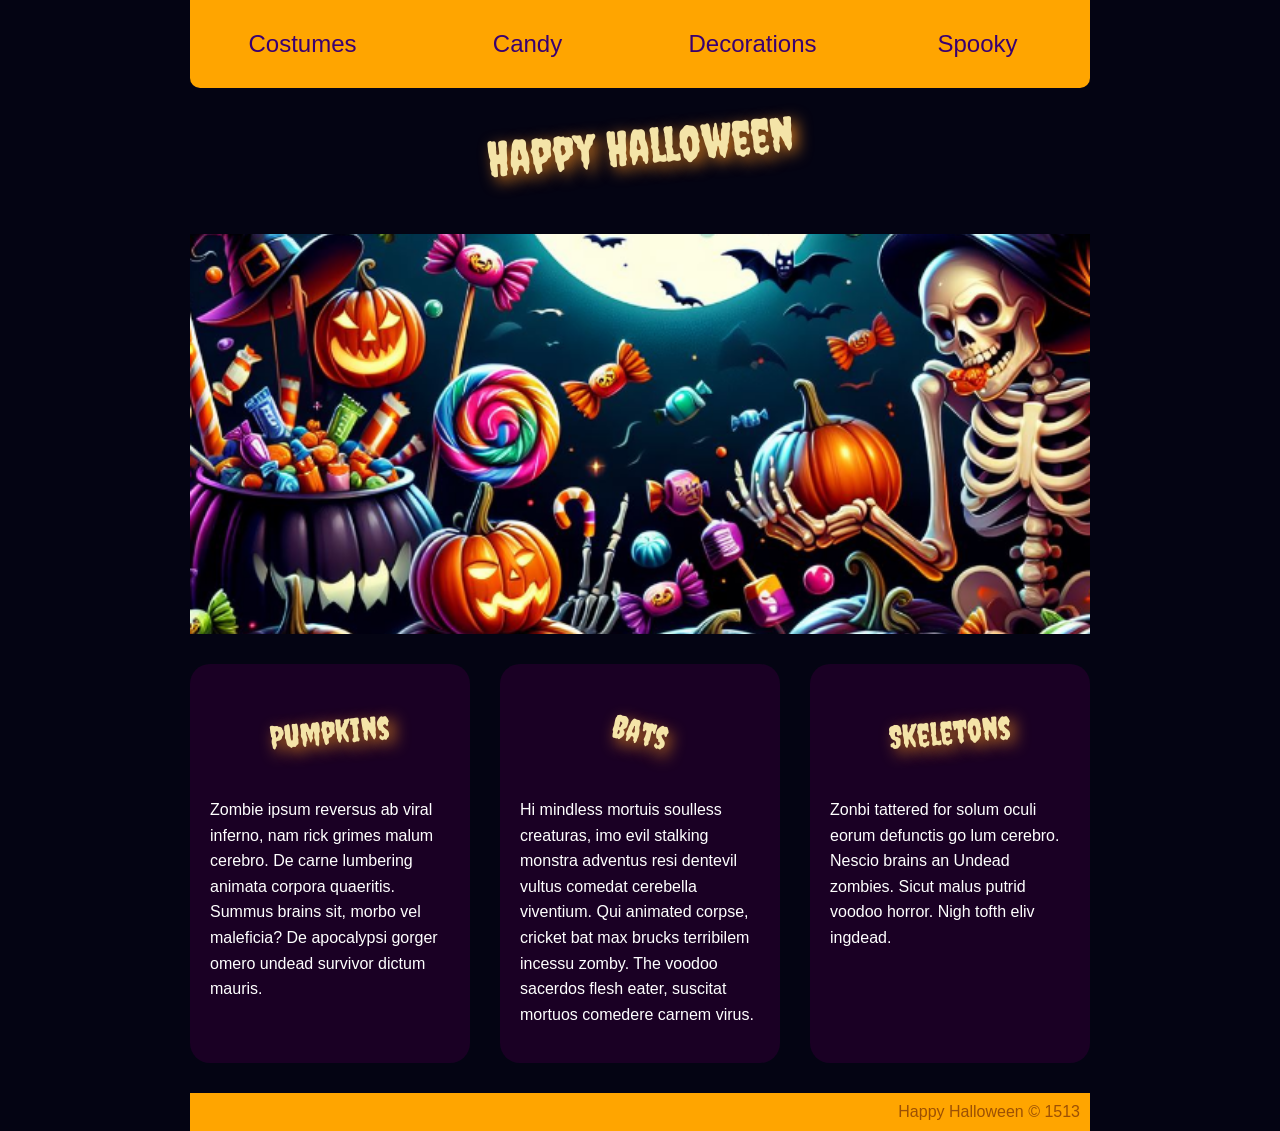
<file: halloween/index.html>
<!-- For this activity you are not allowed to change
 the HTML code, only the CSS -->

<!DOCTYPE html>
<html lang="en">

<head>
    <meta charset="UTF-8">
    <meta name="viewport" content="width=device-width, initial-scale=1.0">
    <title>Document</title>
    <link rel="stylesheet" href="styles/styles.css">
</head>

<body>
    <div id="wrapper">
        <header>
            <nav>
                <ul>
                    <li>Costumes</li>
                    <li>Candy</li>
                    <li>Decorations</li>
                    <li>Spooky</li>
                </ul>
            </nav>
        </header>
        <main>
            <h1>Happy Halloween</h1>
            <img src="images/halloween.png">
            <section>
                <h2>Pumpkins</h2>
                <p>Zombie ipsum reversus ab viral inferno, nam rick grimes
                    malum cerebro. De carne lumbering animata corpora quaeritis.
                    Summus brains sit​​, morbo vel maleficia? De apocalypsi gorger
                    omero undead survivor dictum mauris. </p>
            </section>
            <section>
                <h2>Bats</h2>
                <p>Hi mindless mortuis soulless
                    creaturas, imo evil stalking monstra adventus resi dentevil vultus
                    comedat cerebella viventium. Qui animated corpse, cricket bat max
                    brucks terribilem incessu zomby. The voodoo sacerdos flesh eater,
                    suscitat mortuos comedere carnem virus.</p>
            </section>
            <section>
                <h2>Skeletons</h2>
                <p>Zonbi tattered for solum oculi
                    eorum defunctis go lum cerebro. Nescio brains an Undead zombies. Sicut
                    malus putrid voodoo horror. Nigh tofth eliv ingdead.</p>
            </section>
        </main>
        <footer>
            Happy Halloween &copy; 1513
        </footer>
    </div>
</body>

</html>
</file>
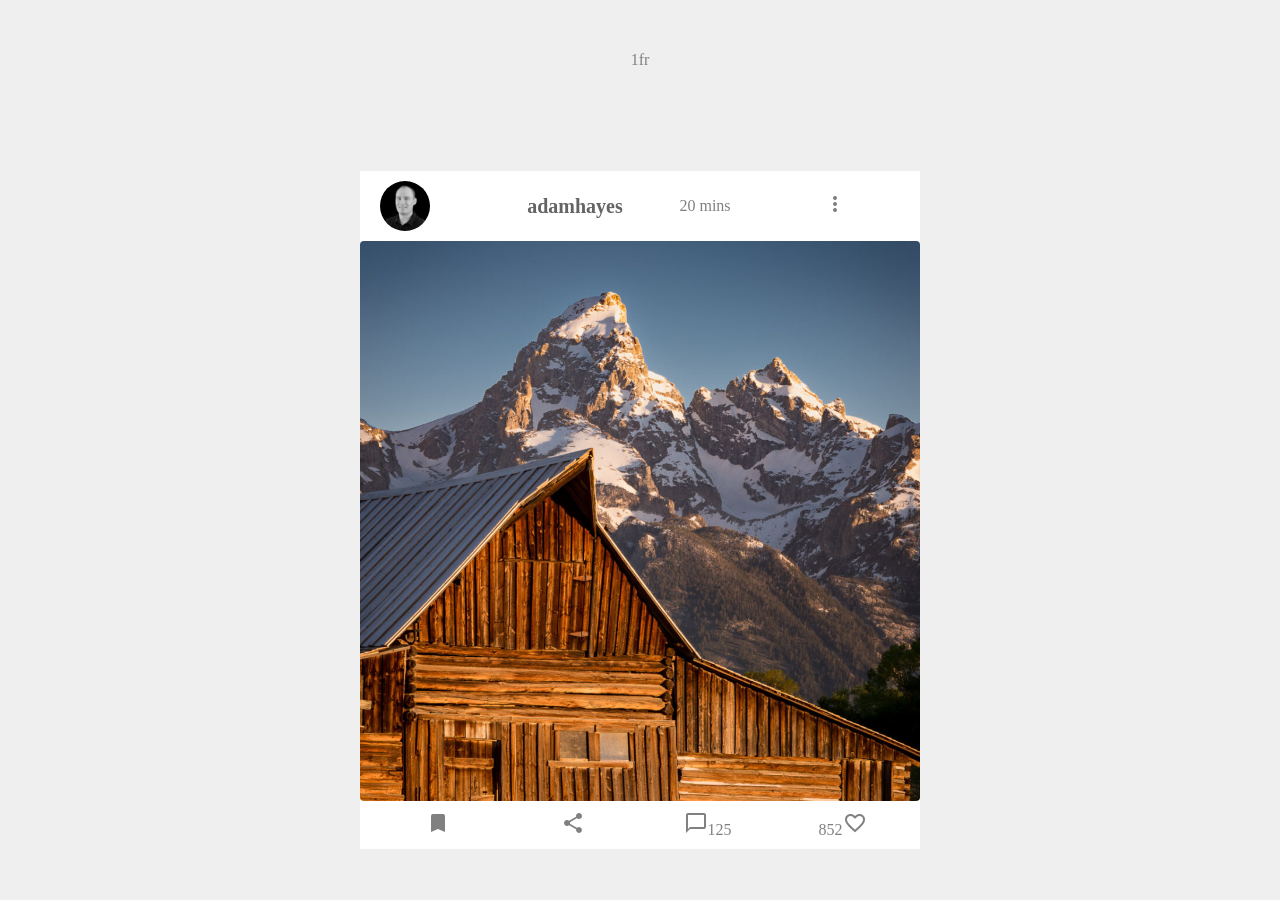
<file: ice_csspostioning/index.html>
<!DOCTYPE html>1fr
<html lang="en">
<head>
    <meta charset="UTF-8">
    <meta name="viewport" content="width=device-width, initial-scale=1.0">
    <title>Document</title>
    <link rel="stylesheet" href="style.css">
    <link href="https://fonts.googleapis.com/css?family=Material+Icons|Material+Icons+Outlined|Material+Icons+Two+Tone|Material+Icons+Round|Material+Icons+Sharp" rel="stylesheet">
</head>
<body>
    <div class="card">
    <header>
    <div class="pfp">
        <img src="him.png" alt="It's Him">
    </div>
    <h1>adamhayes</h1>
    <div>20 mins</div>
    <div><span class="material-icons">
more_vert
</span></div>
    <div></div>
    </header>
    <div class="main-photo">
        <img src="Grand-Tetons-1203-960x1439.jpg" alt="Tetons">
    </div>
    <footer>
    <div><span class="material-icons">
bookmark
</span></div>
    <div><span class="material-icons">
share
</span></div>
    <div><span class="material-icons">
chat_bubble_outline
</span>125</div>
    <div>852<span class="material-icons">
favorite_border
</span></div>
    </footer>
    </div>
</body>
</html>
</file>
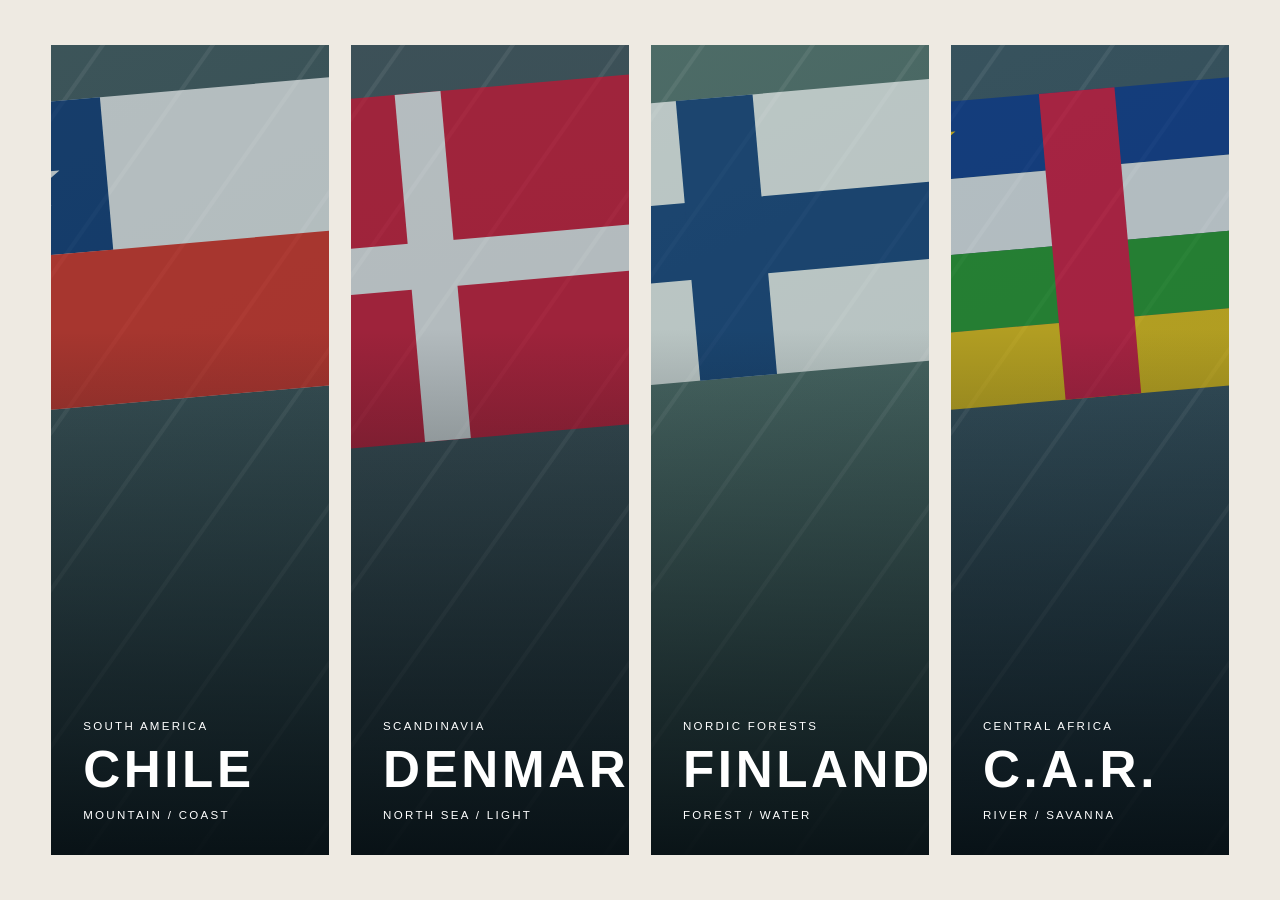
<file: starter/index.html>
<!doctype html>
<html lang="en">
<head>
  <meta charset="utf-8">
  <meta name="viewport" content="width=device-width, initial-scale=1">
  <title>Flag Stories — Starter</title>
  <link rel="stylesheet" href="style.css">
</head>
<body>
  <main class="gallery">
    <article class="poster chile-poster">
      <div class="poster-photo chile-photo"></div>
      <div class="flag chile">
        <div class="chilestarbox"></div>
        <div class="chilestar">★</div>
        <div class="chileredstripe"></div>
        <!-- Build Chile here with CSS Grid. Required: blue field, white field, red field, star. -->
      </div>
      <div class="poster-overlay"></div>
      <div class="poster-text"><p>South America</p><h1>CHILE</h1><small>Mountain / Coast</small></div>
    </article>
    <article class="poster denmark-poster">
      <div class="poster-photo denmark-photo"></div>
      <div class="flag denmark">
        <div class="DenstripeH"></div>
        <div class="DenstripeV"></div>
        <!-- Build Denmark here with CSS Grid. Required: red field and white cross. -->
      </div>
      <div class="poster-overlay"></div>
      <div class="poster-text"><p>Scandinavia</p><h1>DENMARK</h1><small>North Sea / Light</small></div>
    </article>
    <article class="poster finland-poster">
      <div class="poster-photo finland-photo"></div>
      <div class="flag finland">
        <div class="finstripeH"></div>
        <div class="finstripeV"></div>
        <!-- Build Finland here with CSS Grid. Required: white field and blue cross. -->

      </div>
      <div class="poster-overlay"></div>
      <div class="poster-text"><p>Nordic Forests</p><h1>FINLAND</h1><small>Forest / Water</small></div>
    </article>
    <article class="poster car-poster">
      <div class="poster-photo car-photo"></div>
      <div class="flag car">
              <div class="carbluestripe"></div>
              <div class="carwhitestripe"></div>
              <div class="cargreenstripe"></div>
              <div class="caryellowstripe"></div>
              <div class="carredstripe"></div>
              <div class="carstar">★</div>
        <!-- Build Central African Republic here with CSS Grid: blue, white, green, red, and yellow star. -->
      </div>
      <div class="poster-overlay"></div>
      <div class="poster-text"><p>Central Africa</p><h1>C.A.R.</h1><small>River / Savanna</small></div>
    </article>
  </main>
</body>
</html>
</file>
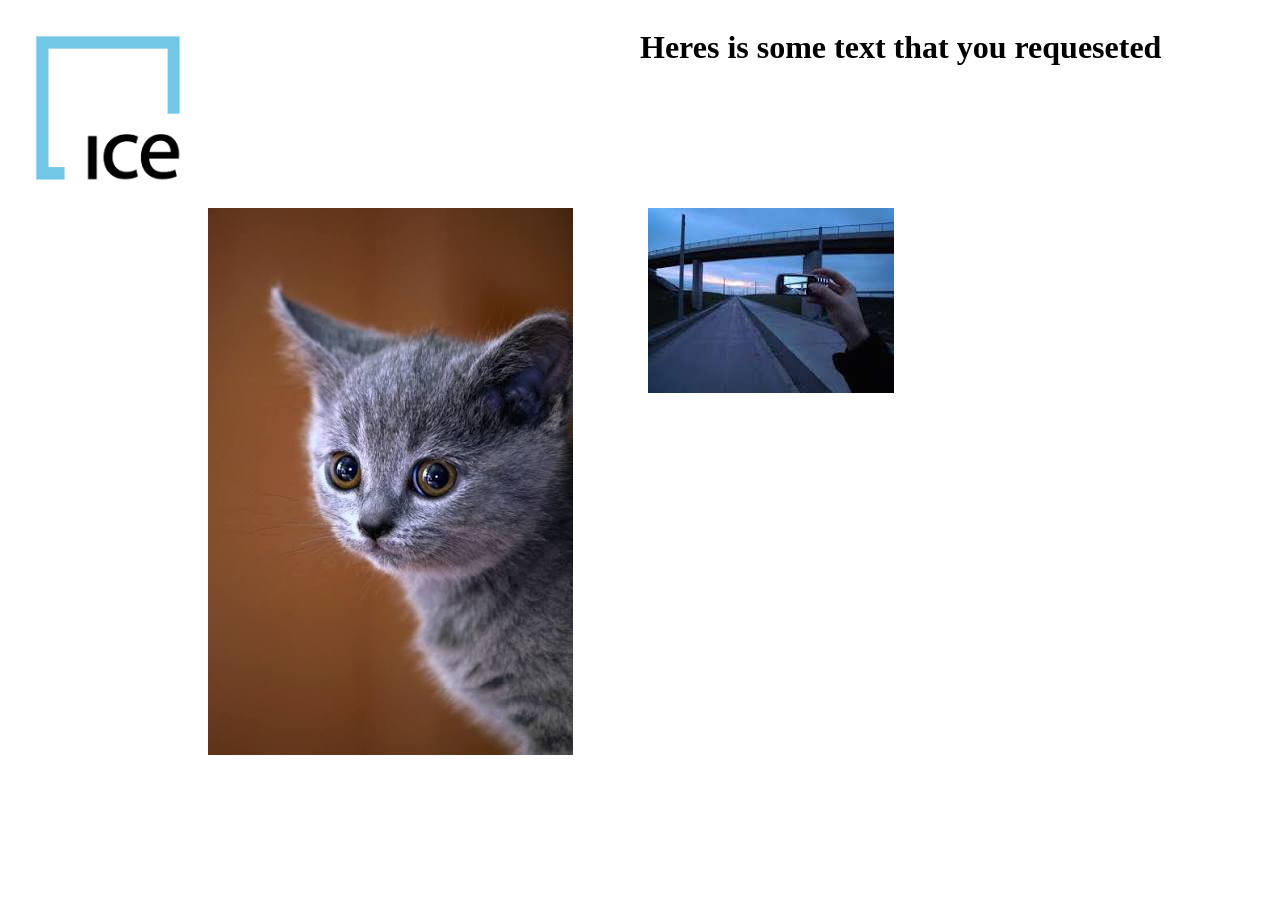
<file: week4ice/index.html>
<!DOCTYPE html>
<html lang="en">
<head>
    <meta charset="UTF-8">
    <meta name="viewport" content="width=device-width, initial-scale=1.0">
    <title>Grids and Other Stuff</title>
    <link rel="stylesheet" href="styles/styles.css">
</head>
<body>
    <header>
        <img class="logo" src="images/images.png" alt="Logo image" />
        <h1>Heres is some text that you requeseted</h1>
    </header>
    <main>
        <img src="images/images.jpeg" alt="">
        <img src="images/Untitled.jpeg" alt="">
    </main>
    
</body>
</html>
</file>
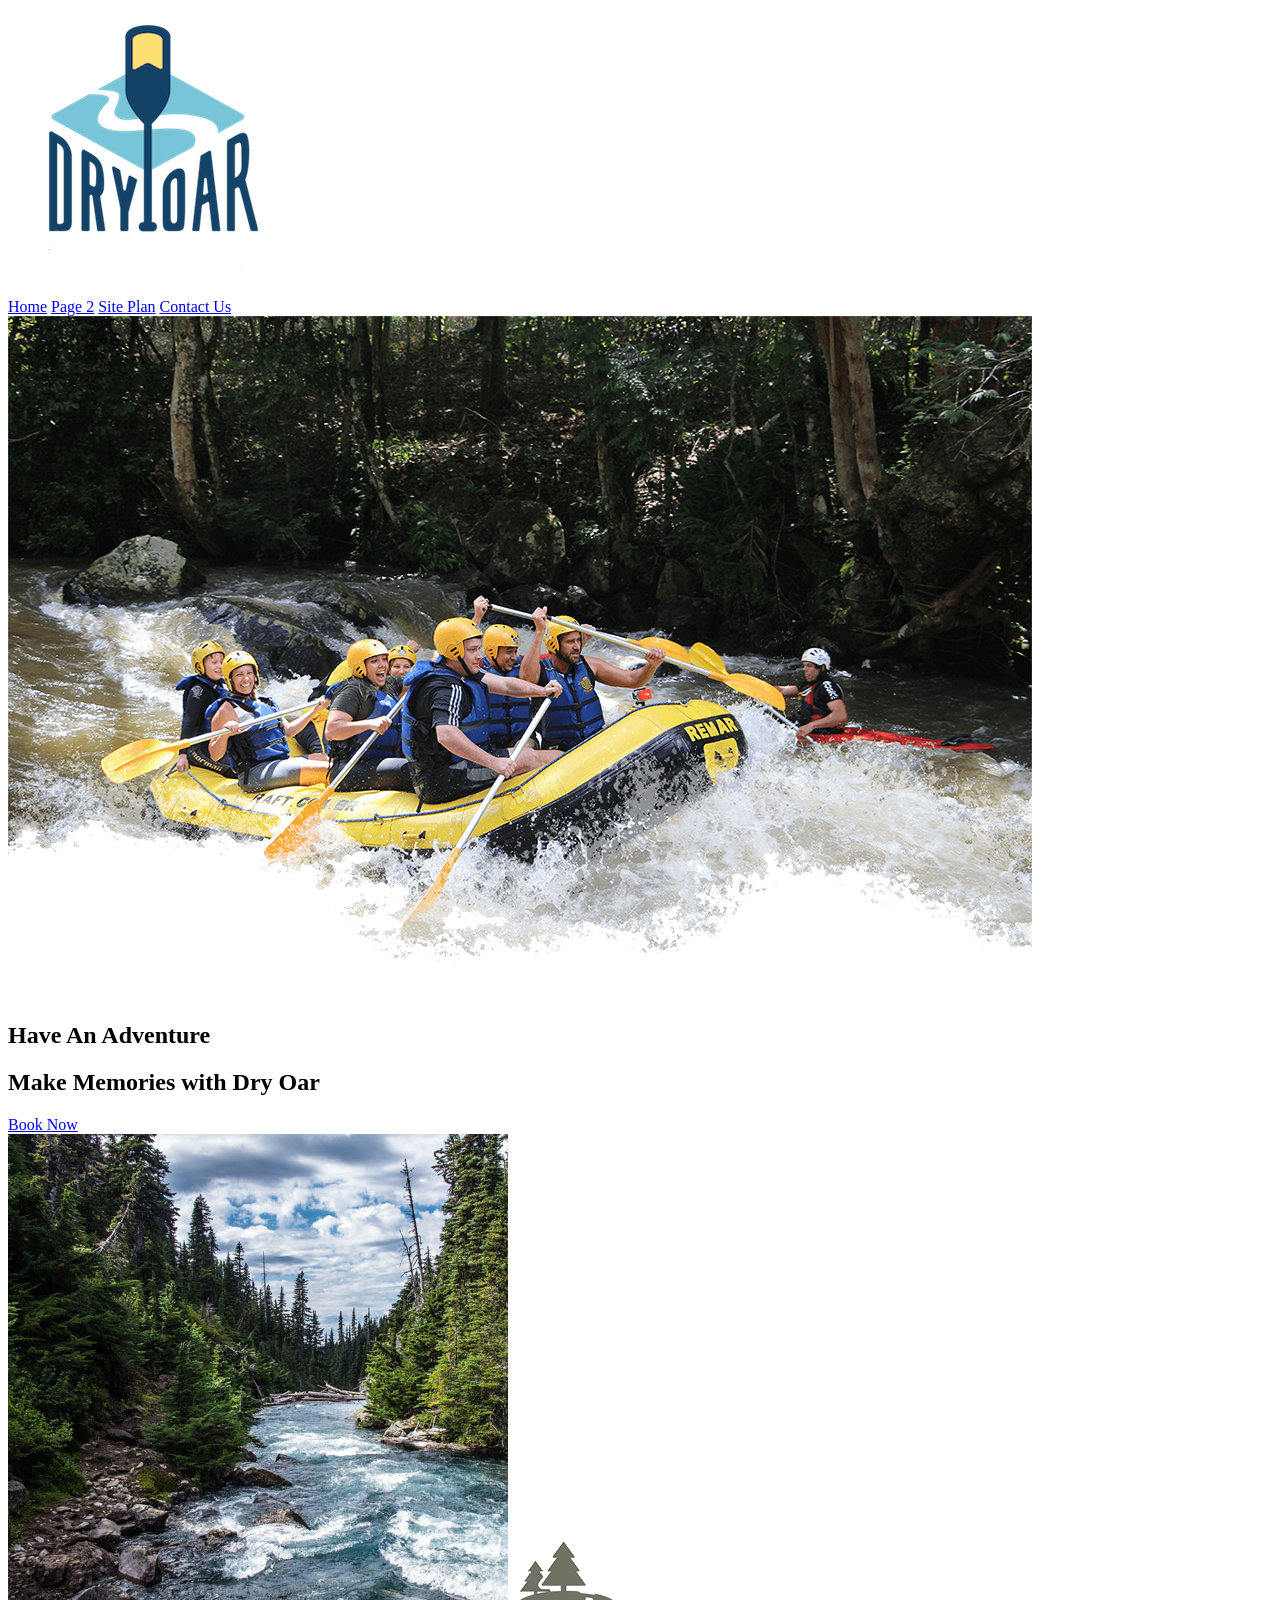
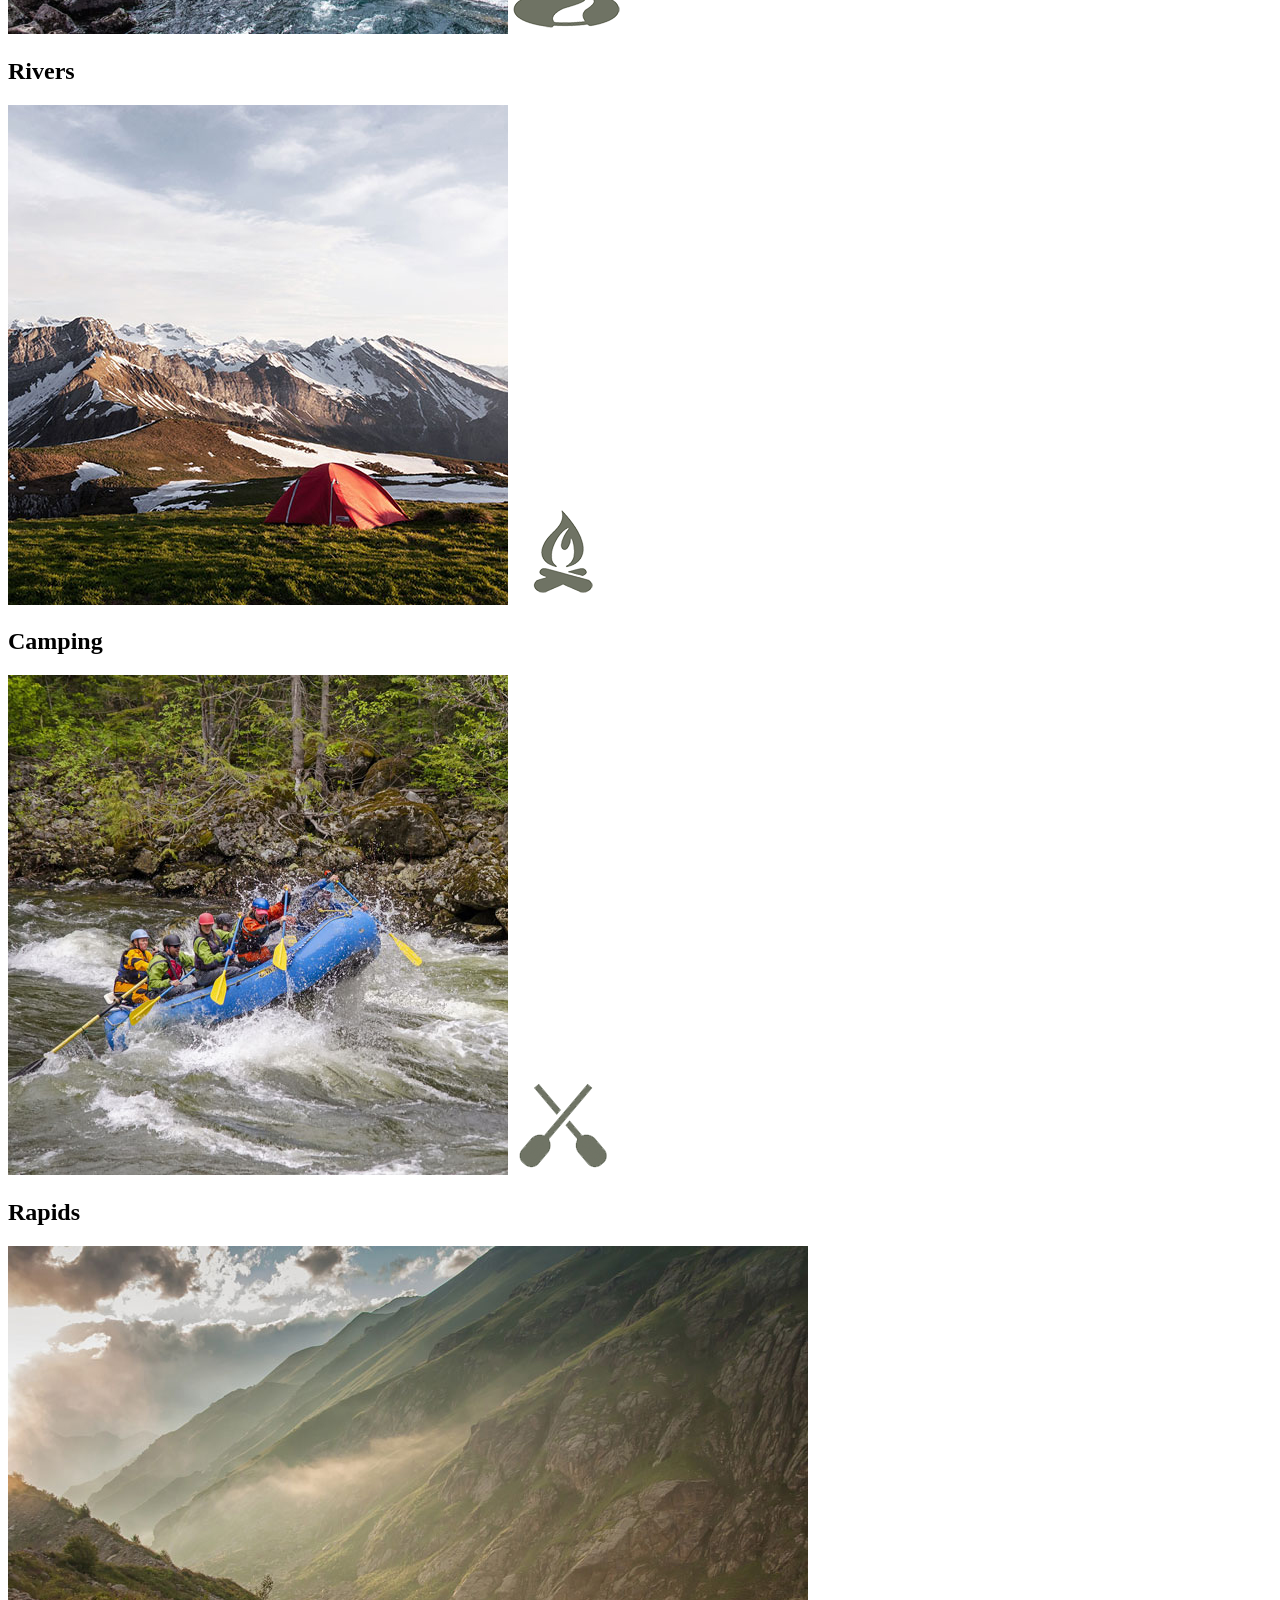
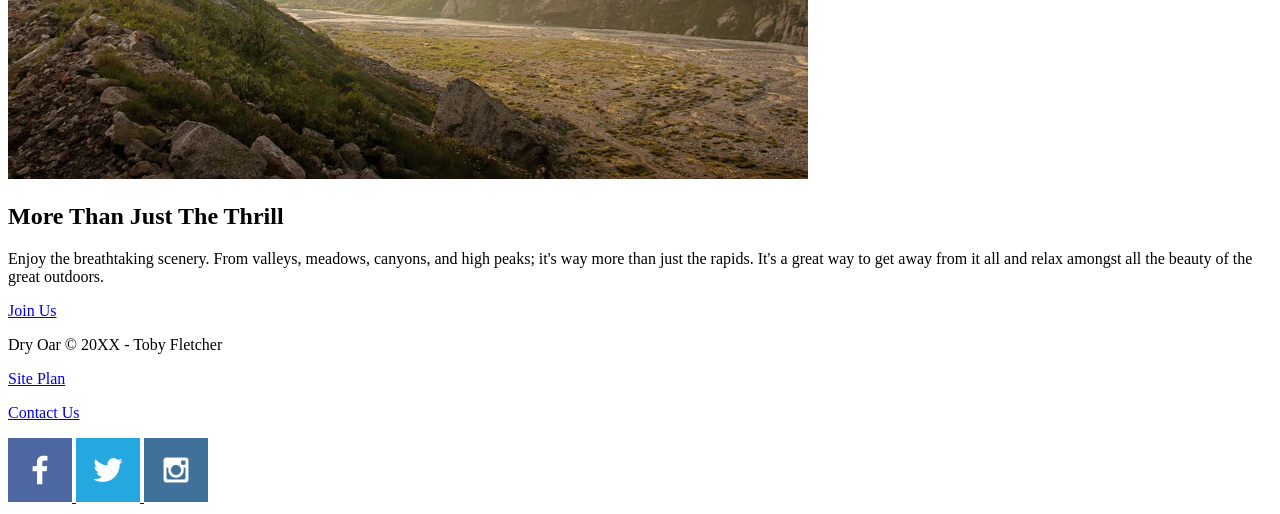
<file: wwr/styles/index.html>
<!DOCTYPE html>
<html lang="en">
<head>
    <meta charset="UTF-8">
    <meta name="viewport" content="width=device-width, initial-scale=1.0">
    <title>"Whitewater Rafting Vacations | Dry Oar Boating | Home</title>
</head>
<body>
    <header>
    <a id="logo_link" href="index.html">
        <img class="logo" src="images/logo.png" alt="Dry Oar Logo">
    </a>
    <nav>
        <a href="index.html">Home</a>
        <a href="#">Page 2</a>
        <a href="site-plan-rafting.html">Site Plan</a>
        <a href="contactus.html">Contact Us</a>
    </nav>
</header>
<div id="hero">
    <div id="hero-box">
        <img id="hero-img" src="images/hero.png" alt="People enjoying white water rafting">
    </div>
    <section id="hero-msg">
        <h1 class="home-title">Have An Adventure</h1>
        <h2>Make Memories with Dry Oar </h2>
        <div class='button-box'>
            <a class='book' href="contactus.html">Book Now</a>
        </div> 
    </section>
    </div>
<main class="home-grid">
        <section class="rivers-card">
        <img class="card-img" src="images/rivers.jpg" alt="river in forest">
        <img class="icon" src="images/river_icon.png" alt="river icon">
        <h2>Rivers</h2>
    </section>
    <section class="camping-card">
        <img class="card-img" src="images/camping.jpg" alt="tent in mountains">
        <img class="icon" src="images/fire_icon.png" alt="fire icon">
        <h2>Camping</h2>
    </section>
    <section class="rapids-card">
        <img class="card-img" src="images/rapids.jpg" alt="rafting boat">
        <img class="icon" src="images/oars.png" alt="oars icon">
        <h2>Rapids</h2>
            </section>
    <img class="mountains" src="images/mountains.jpg" alt="Misty mountains">
    <section class="msg">
        <h2>More Than Just The Thrill</h2>
        <p>Enjoy the breathtaking scenery. From valleys, meadows, canyons, and high peaks; it's way more than just the rapids. It's a great way to get away from it all and relax amongst all the beauty of the great outdoors. </p>
        <a class='join' href="rivers.html">Join Us</a>
    </section>
</main>
<footer>
    <p>Dry Oar &copy; 20XX - Toby Fletcher</p>
    <p><a href="site-plan-rafting.html">Site Plan</a></p>
    <p><a href="contactus.html">Contact Us</a></p>
    <div class="social">
        <a href="https://facebook.com">
            <img src="images/facebook.png" alt="fb icon">
        </a>
        <a href="https://twitter.com">
            <img src="images/twitter.png" alt="twitter icon">
        </a>
        <a href="https://instagram.com">
            <img src="images/instagram.png" alt="instagram icon">
        </a>
    </div>
</footer>
</body>
</html>
</file>
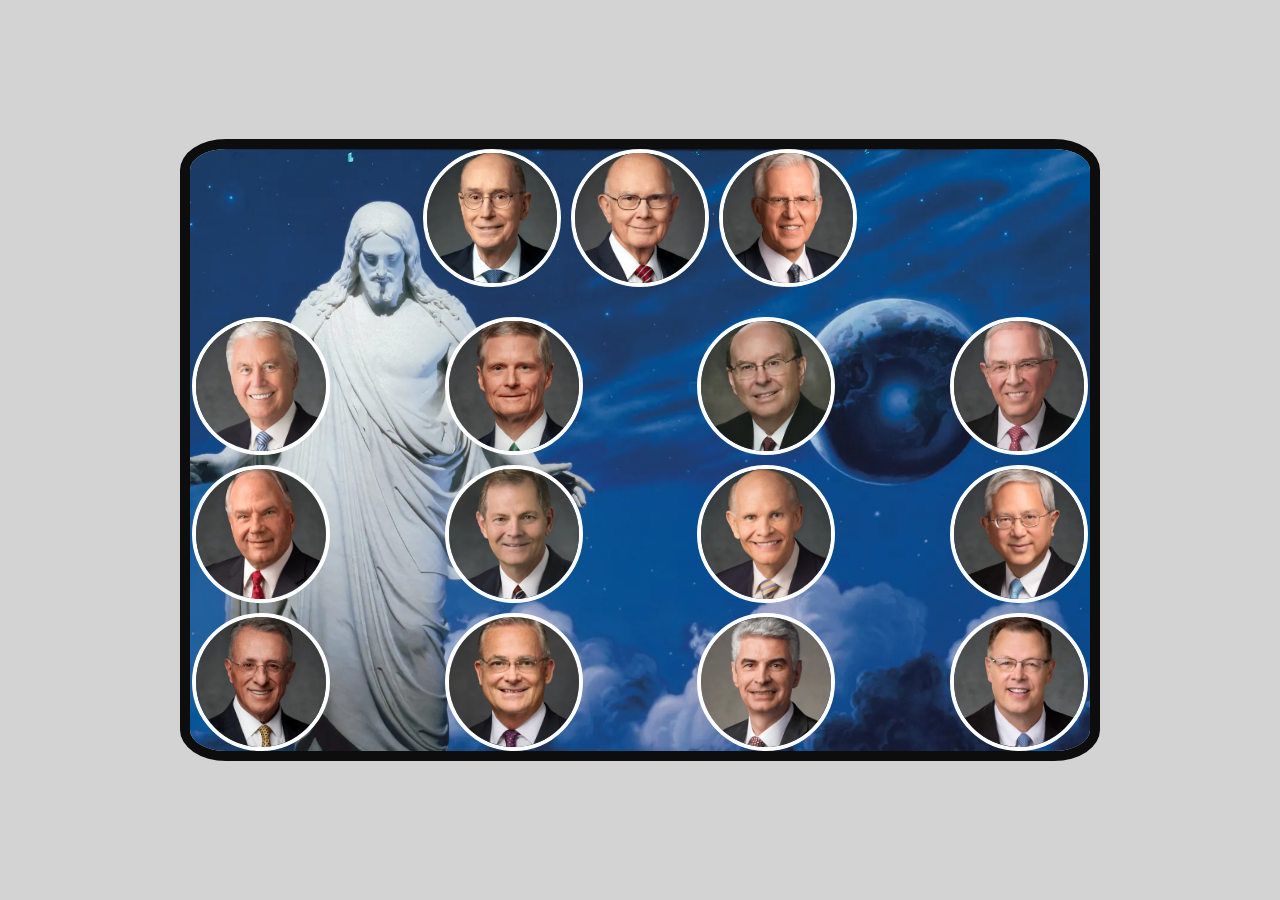
<file: apostle_spotlight/apostles.html>
<!DOCTYPE html>
<html lang="en">
<head>
    <meta charset="UTF-8">
    <meta name="viewport" content="width=device-width, initial-scale=1.0">
    <title>Apostles Spotlights</title>
    <style>
        body {
            font-family: Arial, sans-serif;
            background-color: lightgray;
            display: flex;
            justify-content: center;
            align-items: center;
            min-height: 100vh;
            margin: 0;
            padding: 40px 20px;
            box-sizing: border-box;
        }

        .center {
            display: flex;
            flex-direction: column;
            align-items: center; /* Centers .top-row and .main-grid horizontally */
            gap: 30px;
            max-width: 1000px;
            width: 100%;
            position: relative;
        }

        .bmg {
            position: absolute;
            border-radius: 5%;
            inset: 0;
            z-index: 0;
            max-width: 900px;
            width: 100%;
            max-height: 900px;
            height: 100%;
            margin: auto;
            border: 10px solid #0d0d0e;
            overflow: hidden;
        }

        .bmg img {
            width: 100%;
            height: 100%;
            object-fit: cover;
            object-position: center;
        }

        .top-row {
            display: flex;
            justify-content: center; /* Centers top row items horizontally */
            align-items: flex-end;
            gap: 10px;
            width: 100%;
            z-index: 10;
        }

        .top-row img,
        .main-grid img {
            object-fit: cover;
            border-radius: 50%;
            width: 130px;
            height: 130px;
            border: 4px solid white;
            display: block;
        }

        .top-row .photo-card:nth-child(2) img {
            width: 150px;
            height: 150px;
        }

        .main-grid {
            display: grid;
            grid-template-columns: repeat(4, 1fr); /* 4 equal columns */
            justify-items: center; /* Centers each image inside its grid cell */
            align-items: center;
            gap: 10px;
            width: 100%;
            position: relative;
            z-index: 10;
        }
    </style>
</head>
<body>
    <div class="center">
        <!-- Moved background div inside body/center container -->
        <div class="bmg">
            <img src="images/christus.webp" alt="Christus">
        </div>

        <div class="top-row">
            <img src="images/eyring.webp" alt="Eyring">
            <img src="images/oaks.webp" alt="Oaks">
            <img src="images/christofferson.webp" alt="Christofferson">
        </div>

        <!-- Grid children are directly under .main-grid -->
        <div class="main-grid">
            <img src="images/uchtdorf.webp" alt="Uchtdorf">
            <img src="images/bednar.webp" alt="Bednar">
            <img src="images/cook.webp" alt="Cook">
            <img src="images/anderson.webp" alt="Andersen">
            <img src="images/rasband.webp" alt="Rasband">
            <img src="images/stevenson.webp" alt="Stevenson">
            <img src="images/renlund.webp" alt="Renlund">
            <img src="images/gong.webp" alt="Gong">
            <img src="images/soares.webp" alt="Soares">
            <img src="images/kearon.webp" alt="Kearon">
            <img src="images/causse.webp" alt="Causse">
            <img src="images/gilbert.webp" alt="Gilbert">
        </div>
    </div>
</body>
</html>
</file>
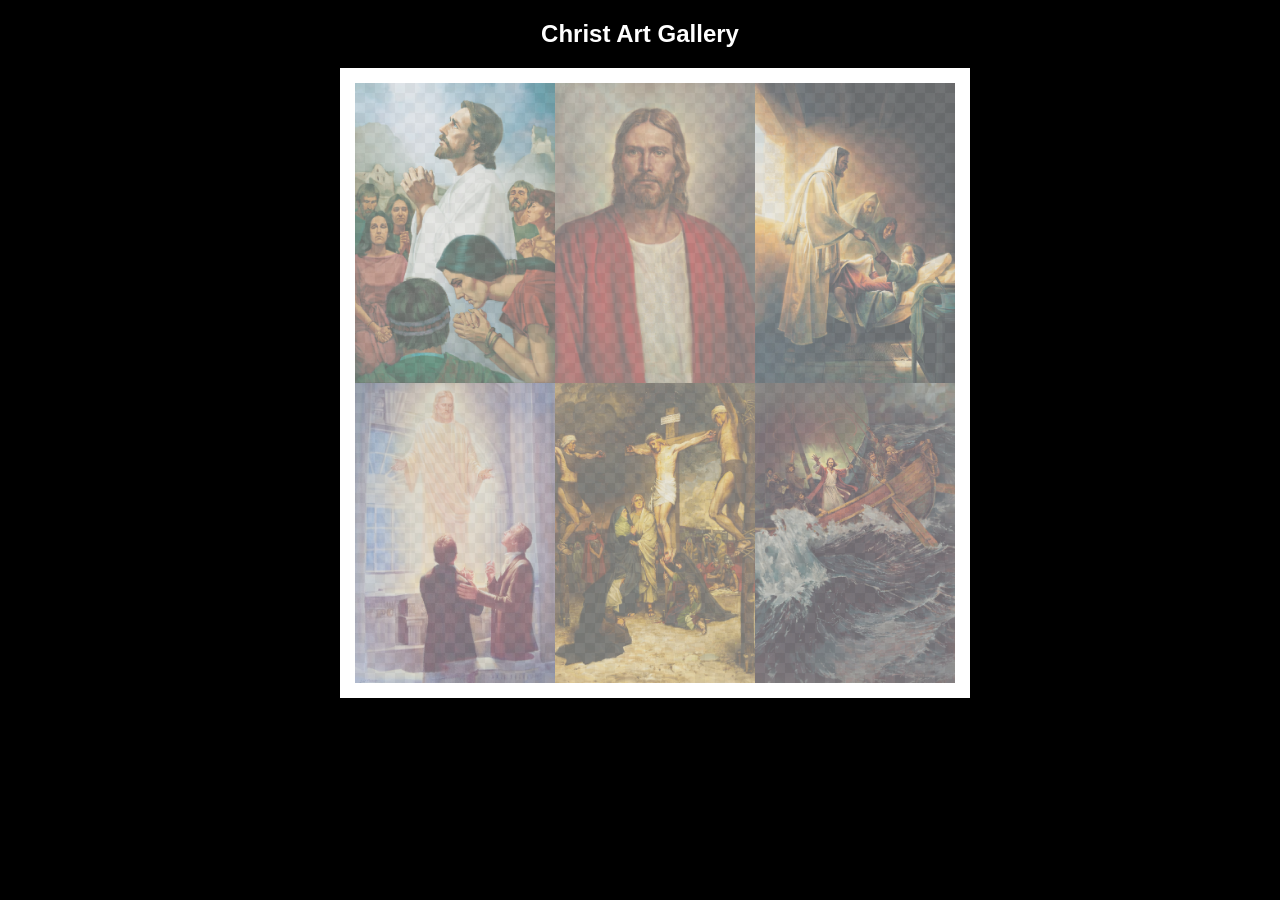
<file: gallery/gallery.html>
<!DOCTYPE html>
<html lang="en">
<head>
    <meta charset="UTF-8">
    <meta name="viewport" content="width=device-width, initial-scale=1.0">
    <title>Images of Christ</title>
    <style>
        body {
            background: black;
        }
        #wrapper{
            width: 600px;
            margin: 0 auto;
        }
        nav {
            color: white;
            text-align: center;
            font-family: Haettenschweiler, 'Arial Narrow Bold', sans-serif;
        }
        #gallery{
            display: grid;
            grid-template-columns: 200px 200px 200px;
            border: 15px solid rgb(255, 255, 255);
            width: 100%;
            background-color: #ddd;
            background-image:
                linear-gradient(45deg, #ccc 26%, transparent 26%), 
                linear-gradient(135deg, #ccc 26%, transparent 26%),
                linear-gradient(45deg, transparent 75%, #ccc 75%),
                linear-gradient(135deg, transparent 75%, #ccc 75%);
            background-size: 20px 20px; /* Must be a square */
            background-position: 0 0, 10px 0, 10px -10px, 0px 10px; 
            
        }
        #gallery a {
            cursor: url('images/christus.png'), pointer;
        }
        #gallery img {
            /* make a thumbnail of the image that is 200x300 
               instead of using width and height here to help the page load faster */
            width: 200px; 
            height: 300px;

            opacity:50%;
            display:block;
        }
        #gallery img:hover{
            opacity: 100%;
        }
    </style>
</head>
<body>
    <div id="wrapper">
        <nav>
            <h1>Christ Art Gallery</h1>
        </nav>
        <main>
            <div id="gallery">
                <a href="images/big/img1.avif"><img src="images/big/img1.avif" alt="Christ praying with the Nephites" ></a>
                <a href="images/big/img2.avif"><img src="images/big/img2.avif" alt="Jesus the Christ" ></a>
                <a href="images/big/img3.avif"><img src="images/big/img3.avif" alt="Jesus Raising the Daughter of Jairus" ></a>
                <a href="images/big/img4.avif"><img src="images/big/img4.avif" alt="The Lord Appears in the Kirtland Temple" ></a>
                <a href="images/big/img5.avif"><img src="images/big/img5.avif" alt="Crucifixion of Jesus Christ" ></a>
                <a href="images/big/img6.avif"><img src="images/big/img6.avif" alt="Jesus Calms the Storm" ></a>
            </div>
        </main>
    </div>  
</body>
</html>
</file>
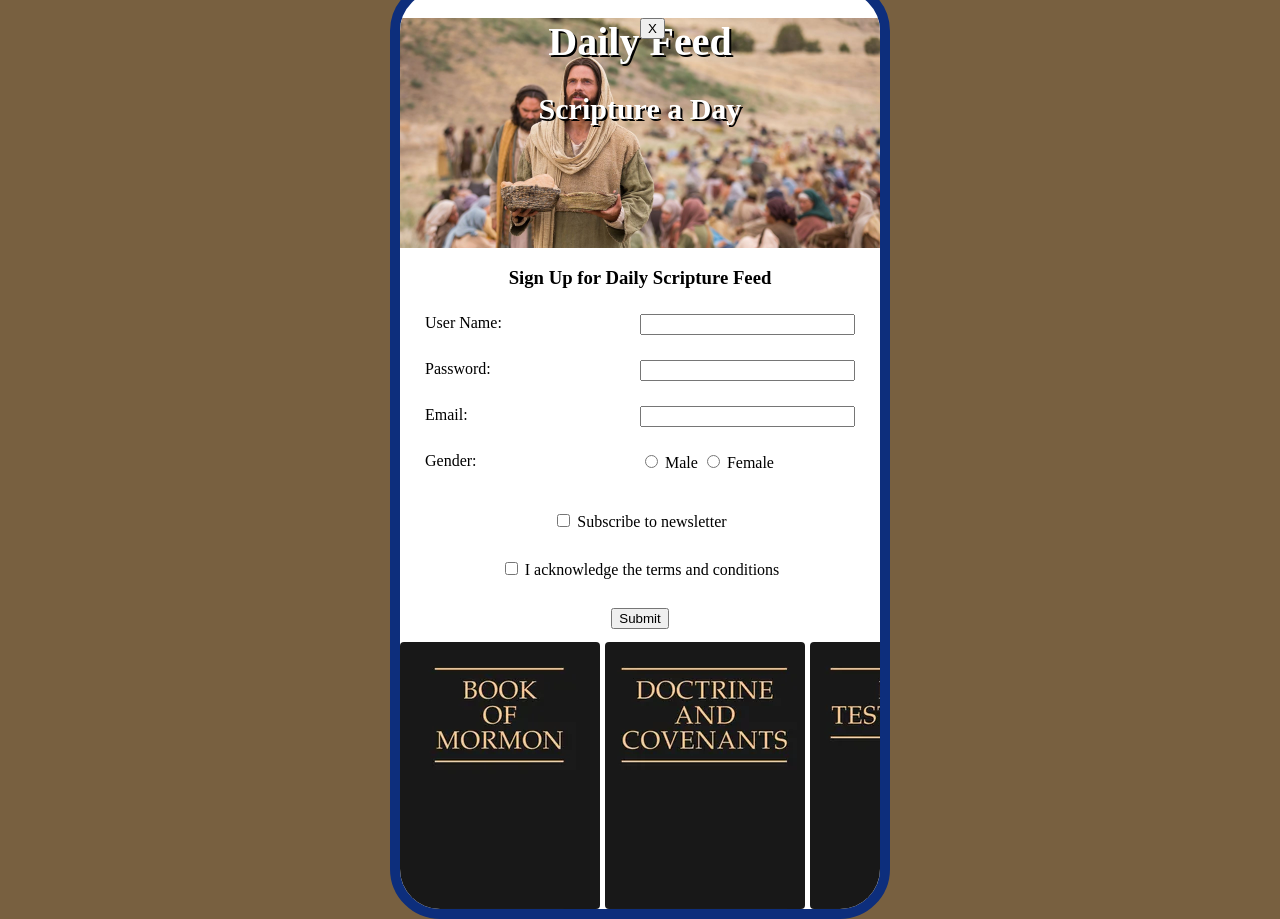
<file: signup/signup.html>
<!DOCTYPE html>
<html lang="en">

<head>
    <meta charset="UTF-8">
    <meta name="viewport" content="width=device-width, initial-scale=1.0">
    <title>Daily Feed Sign Up</title>

    <style>
        *
body {
    background: rgb(120, 96, 64);
    display: grid;
    justify-items: center;
    align-items: center;
    margin: auto auto;
    text-align: center;
    height: 100vh;
    color: black;
}

#books {
    width: 100%;
    height: 100%;
    display: flex;
    gap: 5px;
    border-radius: 4px;
}

#top {
    background-image: url(/signup/images/jesus_feeds_5000.jpeg);
    background-size: cover;
    color: white;
    font-size: 20px;
    padding: 0;
    margin: 0;
    height: 230px;
    text-shadow: 2px 2px black;
}

#closeBtn {
    position: absolute;
}

#formContainer {
    background-color: #ffffff;
    max-width: 500px;
    width: 100%;
    box-sizing: border-box;
    border: 10px solid #0d2e7c;
    border-radius: 50px;
    overflow: hidden;
}
#formContainer img {
    max-width: 560px;
    max-height: 560px;
    width: 100%;
    height: 100%;
    object-fit: cover;
    display: block;
    border-radius: 4px;
}
.forms {
    display: grid;
    grid-template-columns: 1fr 1fr;
    grid-template-rows: 1fr 1fr 1fr 1fr;
    text-align: left;
    row-gap: 25px;
    margin: 25px;
}
.sumbitsection {
    line-height: 3;
}

    </style>
</head>

<body>
    <div id="formContainer">
        <div id="top">
        <button type="button" id="closeBtn">X</button>
        <h1>Daily Feed</h1>
        <h2>Scripture a Day</h2>
        </div>
        <form id="myForm">
            <h3>Sign Up for Daily Scripture Feed</h3>
            <div class="forms">
            <label for="username">User Name:</label>
            <input type="text" id="username" name="username" required>

            <label for="password">Password:</label>
            <input type="password" id="password" name="password" required>

            <label for="email">Email:</label>
            <input type="email" id="email" name="email" required>

            <label>Gender:</label>
            <div>
                <input type="radio" id="male" name="gender" value="male" required>
                <label for="male">Male</label>
                <input type="radio" id="female" name="gender" value="female" required>
                <label for="female">Female</label>
            </div>
            </div>
            <div class="sumbitsection">
            <section>
                <input type="checkbox" id="newsletter" name="newsletter">
                <label for="newsletter">Subscribe to newsletter</label>
            </section>

            <section>
                <input type="checkbox" id="conditions" name="conditions" required>
                <label for="conditions">I acknowledge the terms and conditions</label>
            </section>

            <section>
                <button type="submit">Submit</button>
            </section>
            </div>
            <div id="books">
            <img src="/signup/images/book_of_mormon.webp" alt="">
            <img src="/signup/images/doctrine_and_covenants.webp" alt="">
            <img src="/signup/images/new_testament.webp" alt="">
            <img src="/signup/images/old_testament.webp" alt="">
            <img src="/signup/images/pearl_of_great_price.webp" alt="">
            </div>
        </form>
    </div>

    <div id="output"></div>

    <script>
        // Here is some Javascript to start looking forward to wdd131
        document.getElementById("closeBtn").addEventListener("click", function () {
            document.getElementById("formContainer").style.display = "none";
         });
        const form = document.getElementById('myForm');
        const output = document.getElementById('output');

        form.addEventListener('submit', function (event) {
            event.preventDefault(); // Stop form from actually submitting

            const formData = new FormData(form);
            const entries = [];

            for (const [key, value] of formData.entries()) {
                if (key == "password") {
                    entries.push(`<strong>${key}</strong>: ${value} (you should probably encrypt the password)`);
                } else {
                    entries.push(`<strong>${key}</strong>: ${value}`);
                }
            }

            output.innerHTML = `
            <br>  
            <h3>Here is the data that would be sent to the server:</h3>
            <ul>
                ${entries.map(item => `<li>${item}</li>`).join('')}
            </ul>
            `;
                });
    </script>

</body>

</html>
</file>
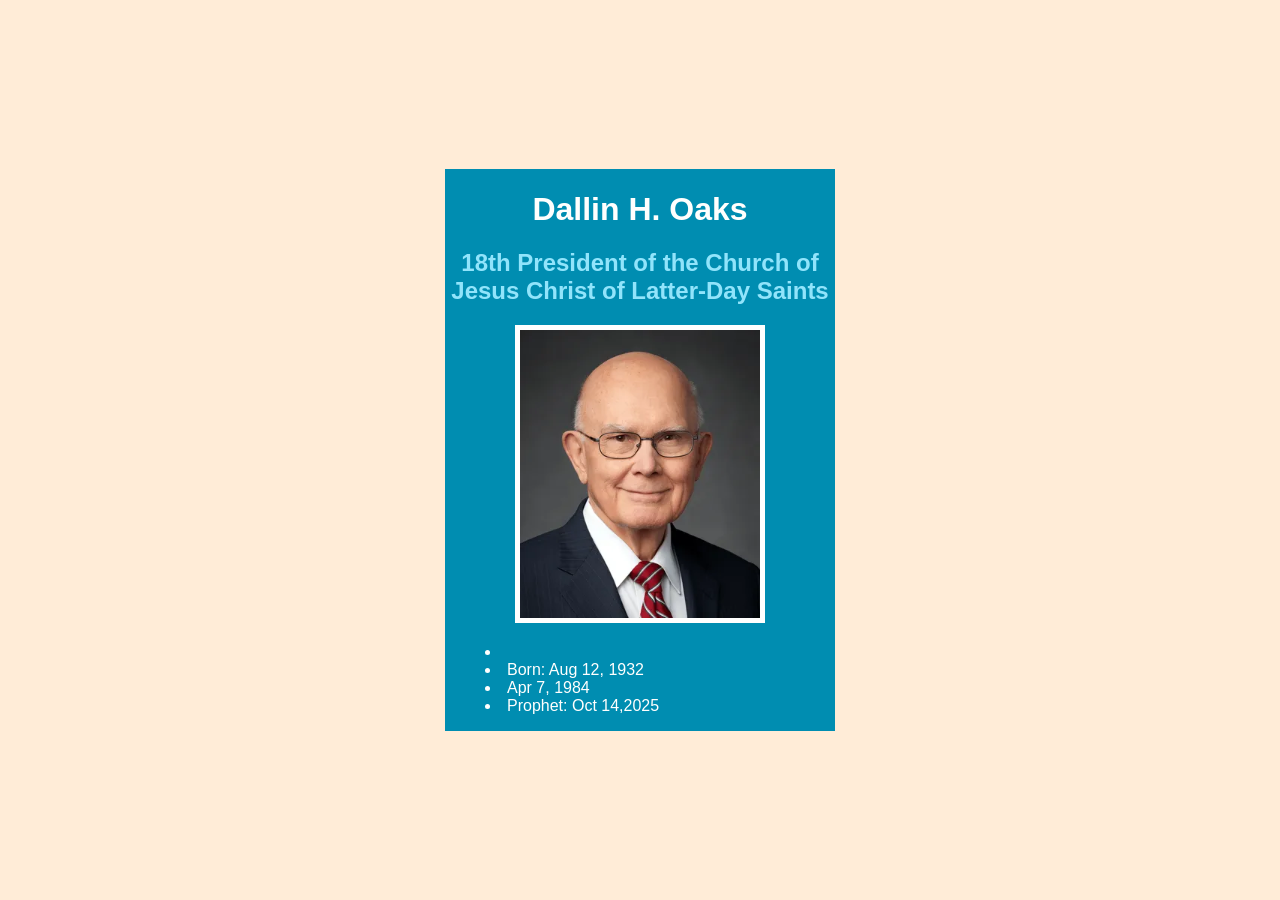
<file: ice_prophetcard/prophet_cards/oaks.html>
<!DOCTYPE html>
<html lang="en">
<head>
    <meta charset="UTF-8">
    <meta name="viewport" content="width=device-width, initial-scale=1.0">
    <title>Dallin H. Oaks</title>
    <style>
        /* Insert styles here, this is called an internal stylesheet  */
        :root {
        --heading-font: Helvetica, Arial, sans-serif;
        --paragraph-font: Helvetica, Arial, sans-serif;
        }
        body {
            font-family: Helvetica, Arial, sans-serif;
            background: #FFECD7;
            display: grid;
            justify-items: center;
            align-items: center;
            margin: auto auto;
            text-align: center;
            height: 100vh;
            
        }
        .card {
            border: 5px black;
            background-color: #008db1;
            max-width: 390px;
        }
        h1 {
            color: #FFFFFE;
        }
        h2 {
            color: #91e4fb;
        }
        img {
            border: 5px solid #fffffe;
            max-width: 240px;
        }
        .bullets {
            color: #FFFFFE;
            display: list-item;
            list-style-type: disc;
            list-style-position: inside;
            text-align: left;
        }
        .bullet_space {
            text-align: center;
        }

    </style>
</head>
<body>
    <!-- Insert HTML elements here -->
     <div class="card">
        <h1>Dallin H. Oaks</h1>
        <h2>18th President of the Church of Jesus Christ of Latter-Day Saints</h2>
        <img src="images/oaks.webp" alt="">
        <ul class="bullet_space">
            <div class="bullets">
            <li>Born: Aug 12, 1932</li>
            <li>Apr 7, 1984</li>
            <li>Prophet: Oct 14,2025</li>
            </div>
        </ul>
        </div>
        
     </div>
     
</body>
</html>
</file>
<file: halloween/styles/styles.css>
/* Add your CSS here to style your halloween page */

@import url('https://fonts.googleapis.com/css2?family=Creepster&display=swap');

body {
    background-color: rgb(4, 4, 19);
    color: white;
    padding: 0;
    margin: auto;
    font-family: Arial;
}
#wrapper {
    max-width: 900px;
    margin: 0 auto;
}
header nav ul {
    list-style: none;
    background-color: orange;
    color: #3a0070;
    padding: 0;
    margin: 0;
    display: grid;
    grid-template-columns: repeat(4, 1fr);
    place-items: center;
    border-radius: 10px;
    border-top-right-radius: 0;
    border-top-left-radius: 0;
    overflow: hidden;
}
header nav ul li {
    margin: 0;
    width: 100%;
    text-align: center;
    cursor: pointer;
    padding: 30px 0;
    font-size: 1.5em;
}
header nav ul li:hover {
    background-color: chocolate;
    color: white;
}
h1, h2, h3, h4, h5 {
    font-family: "Creepster", system-ui;
    font-weight: 400;
    font-style: normal;
    color: #f4e4a8;
    transform: rotate(-5deg);
    text-align: center;
    text-shadow: 5px 5px 15px #d07820;
    margin: 0 auto;
    padding: 30px;
}
main img {
    width: 100%;
    height: 400px;
    object-fit: cover;
    grid-column: 1/-1;
}

main h1 {
    font-size: 3em;

    grid-column: 1/-1;
}
main section:nth-last-of-type(2) h2{
    transform: rotate(15deg);
}

main {
    display: grid;
    grid-template-columns: 1fr 1fr 1fr;
    gap: 30px;
}
section p {
    line-height: 1.6em;
}
section {
    padding: 20px;
    background-color: rgb(26, 0, 36);
    box-sizing: border-box;
    border-radius: 20px;
}
h2 {
    font-size: 2em;
}
footer {
    background-color: orange;
    padding: 10px;
    text-align: right;
    margin-top: 30px;
    color: #9c5004;
}
</file>
<file: ice_csspostioning/style.css>
body {
    background-color: #efefef;
    display: grid;
    justify-items: center;
    align-items: center;
    margin: auto auto;
    text-align: center;
    height: 100vh;
    color: gray;
}

h1 {
    color: #646464;
    font-size: 20px;
    padding: 0;
    margin: 0;
}
.card {
    background-color: #ffffff;
    max-width: 560px;
    width: 100%;
    box-sizing: border-box;
}
.pfp {
    display: flex;
    border-radius: 50%;
    width: 50px;
    height: 50px;
    align-items: center;
    justify-content: center;
    overflow: hidden;
    margin: 0;
    padding: 0;
}
.pfp img {
    object-fit: cover;
}   
.card img {
    max-width: 560px;
    max-height: 560px;
    width: 100%;
    height: 100%;
    object-fit: cover;
    display: block;
    border-radius: 4px;
}
header {
    display: grid;
    grid-template-columns: 1fr 1fr 1fr 1fr;
    align-items: center;
    padding-top: 10px;
    padding-bottom: 10px;
    padding-left: 20px;
    padding-right: 20px;
}

footer {
    display: grid;
    grid-template-columns: 1fr 1fr 1fr 1fr;
    padding: 10px;
    text-align: center;
}
</file>
<file: starter/style.css>
* { box-sizing: border-box; }
body { margin: 0; background: #eeeae2; color: white; font-family: Arial, Helvetica, sans-serif; }
.gallery { display: grid; grid-template-columns: repeat(4, 1fr); gap: 22px; min-height: 100vh; padding: 5vh 4vw; }
.poster { position: relative; display: grid; min-height: 90vh; overflow: hidden; isolation: isolate; background: #27333a; }
.poster-photo { position: absolute; inset: 0; background-size: cover; background-position: center; }
.chile-photo { background-image: linear-gradient(155deg, rgba(20,45,53,.18), rgba(20,45,53,.38)), url("https://images.unsplash.com/photo-1668052785861-a1e5bf4fcf3d?auto=format&fit=crop&w=1400&q=82"); background-color: #455d61; }
.denmark-photo { background-image: linear-gradient(170deg, rgba(20,45,53,.08), rgba(20,45,53,.35)), url("https://images.unsplash.com/photo-1572438749634-04bb6b700376?auto=format&fit=crop&w=1400&q=82"); background-color: #40545b; }
.finland-photo { background-image: linear-gradient(155deg, rgba(20,45,53,.08), rgba(20,45,53,.35)), url("https://images.unsplash.com/photo-1564857170582-80855988d55e?auto=format&fit=crop&w=1400&q=82"); background-color: #52716b; }
.car-photo { background-image: linear-gradient(155deg, rgba(16,35,58,.18), rgba(16,35,58,.38)), url("https://unsplash.com/photos/m-b81gOjxv4/download?auto=format&fit=crop&w=1400&q=82"); background-color: #405d65; }.poster-photo::after { content: ""; position: absolute; inset: 0; opacity: .55; background: repeating-linear-gradient(125deg, transparent 0 40px, rgba(255,255,255,.12) 41px 44px, transparent 45px 90px); }
.flag { position: absolute; z-index: 1; top: 8%; left: 50%; width: 100%; aspect-ratio: 3 / 2; transform: translateX(-50%) rotate(-5deg) scale(1.15); opacity: .62; filter: saturate(1.15); }
.poster-overlay { position: absolute; z-index: 2; inset: 0; background: linear-gradient(transparent 35%, rgba(4,12,16,.9) 100%); }
.poster-text { position: relative; z-index: 3; align-self: end; padding: 2rem; }
.poster-text p, .poster-text small { margin: 0; text-transform: uppercase; letter-spacing: .2em; font-size: .72rem; }
.poster-text h1 { margin: .5rem 0 .35rem; font-size: clamp(2rem, 4vw, 4.2rem); letter-spacing: .07em; }
/* Students: add your flag elements and flag-specific grid rules below. */

@media (max-width: 1100px) { .gallery { grid-template-columns: repeat(2, 1fr); } }
@media (max-width: 650px) { .gallery { grid-template-columns: 1fr; } .poster { min-height: 70vh; } }


.flag {
    margin: 0;
    padding: 0;
}

.denmark {
    width: 400px;
    height: calc(400px * calc(28/37));
    display: grid;
    grid-template-columns: 12fr 4fr 21fr;
    grid-template-rows: 12fr 4fr 12fr;
    background-color: #C8102E;
}

.DenstripeH {
    height: 40px;
    grid-row: 2;
    grid-column: 1/-1;
    background-color: white;
}

.DenstripeV {
    width: 40px;
    grid-column: 2;
    grid-row: 1/-1;
    background-color: white;
}

.finland{
    width: 400px;
    height: calc(400px * calc(11/18));
    display: grid;
    grid-template-columns: 5fr 3fr 10fr;
    grid-template-rows: 4fr 3fr 4fr;
    background-color: #FFFFFF;
}

.finstripeH {
    height: calc(3/11);
    grid-row: 2;
    grid-column: 1/-1;
    background-color: #002F6C;
}

.finstripeV {
    width: calc(3/18);
    grid-column: 2;
    grid-row: 1/-1;
    background-color: #002F6C;
}

.chile {
    width: 400px;
    height: calc(400px * calc(4/6));
    display: grid;
    grid-template-columns: 2fr 4fr;
    grid-template-rows: 2fr 2fr;
    background-color: #FFFFFF;
}

.chilestarbox {
    grid-column: 1;
    grid-row: 1;

    background-color: #002F6C;
}

.chilestar {
    grid-column: 1;
    grid-row: 1;
    z-index: 2; 
    font-size: calc(400px * calc(1/6));
    display: flex;
    align-items: center;
    text-align: center;
    justify-content: center;
    margin: 0;
    padding: 0;
}

.chileredstripe {
    grid-row: 2;
    grid-column: 1/-1;
    background-color: #D72B1F;
}

.car {
    width: 400px;
    height: calc(400px * calc(40/60));
    display: grid;
    grid-template-columns: 2fr .5fr 1fr 2.5fr;
    grid-template-rows: 1fr 1fr 1fr 1fr;
}

.carbluestripe {
    grid-row: 1;
    grid-column: 1/-1;
    max-height: calc(400px * calc(calc(40/60)));
    background-color: #003082;
}
.carwhitestripe {
    grid-row: 2;
    grid-column: 1/-1;
    background-color: #FFFFFF;
}

.cargreenstripe {
    grid-row: 3;
    grid-column: 1/-1;
    background-color: #289728;
}

.caryellowstripe {
    grid-row: 4;
    grid-column: 1/-1;
    background-color: #FFCE00;
}

.carredstripe {
    width: calc(400px * calc(10/60));
    grid-row: 1/-1;
    grid-column: 3;
    background-color: #D21034;
}

.carstar {
    min-width: 0;
    min-height: 0;
    grid-column: 1;
    grid-row: 1;
    font-size: calc(400px * calc(10/60));;
    display: flex;
    align-items: center;
    text-align: center;
    justify-content: center;
    margin: 0;
    padding: 0;
    color: #FFCE00;
}
</file>
<file: week4ice/styles/styles.css>
body {
    background-color: white;
}
main {
    display:grid;
    grid-template-columns: 1fr 1fr;
    gap: 15px;
    margin-right: 200px;
    margin-left: 200px;
}
header,footer {
    display:grid;
    grid-template-columns: 1fr 1fr;
    grid-column: 1/3;
}
.logo {
    max-width: 200px;
}
</file>
